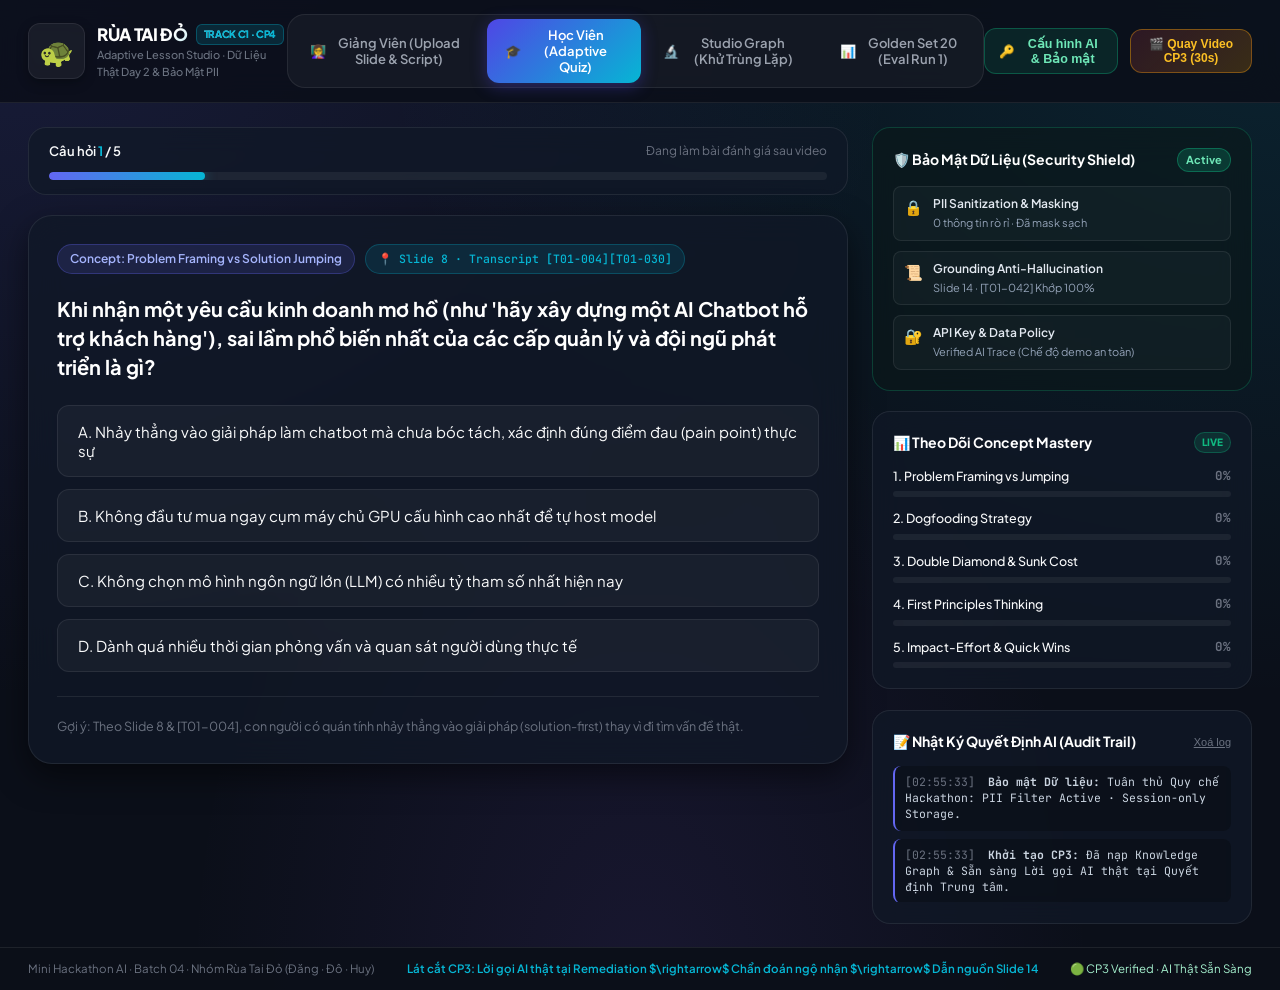
<file: index.html>
<!DOCTYPE html>
<html lang="vi">
<head>
  <meta charset="UTF-8">
  <meta http-equiv="refresh" content="0; url=codebase/">
  <script>window.location.replace("codebase/");</script>
  <title>Rùa Tai Đỏ · Adaptive Knowledge-to-Lesson Studio</title>
</head>
<body style="background: #0b0f19; color: #f9fafb; font-family: -apple-system, BlinkMacSystemFont, sans-serif; display: flex; align-items: center; justify-content: center; height: 100vh; margin: 0;">
  <div style="text-align: center; padding: 20px;">
    <h2>🐢 Rùa Tai Đỏ · Adaptive Lesson Studio (Track C1)</h2>
    <p>Đang chuyển hướng tới ứng dụng: <a href="codebase/" style="color: #38bdf8; font-weight: bold;">Bấm vào đây để vào ngay</a></p>
  </div>
</body>
</html>
</file>
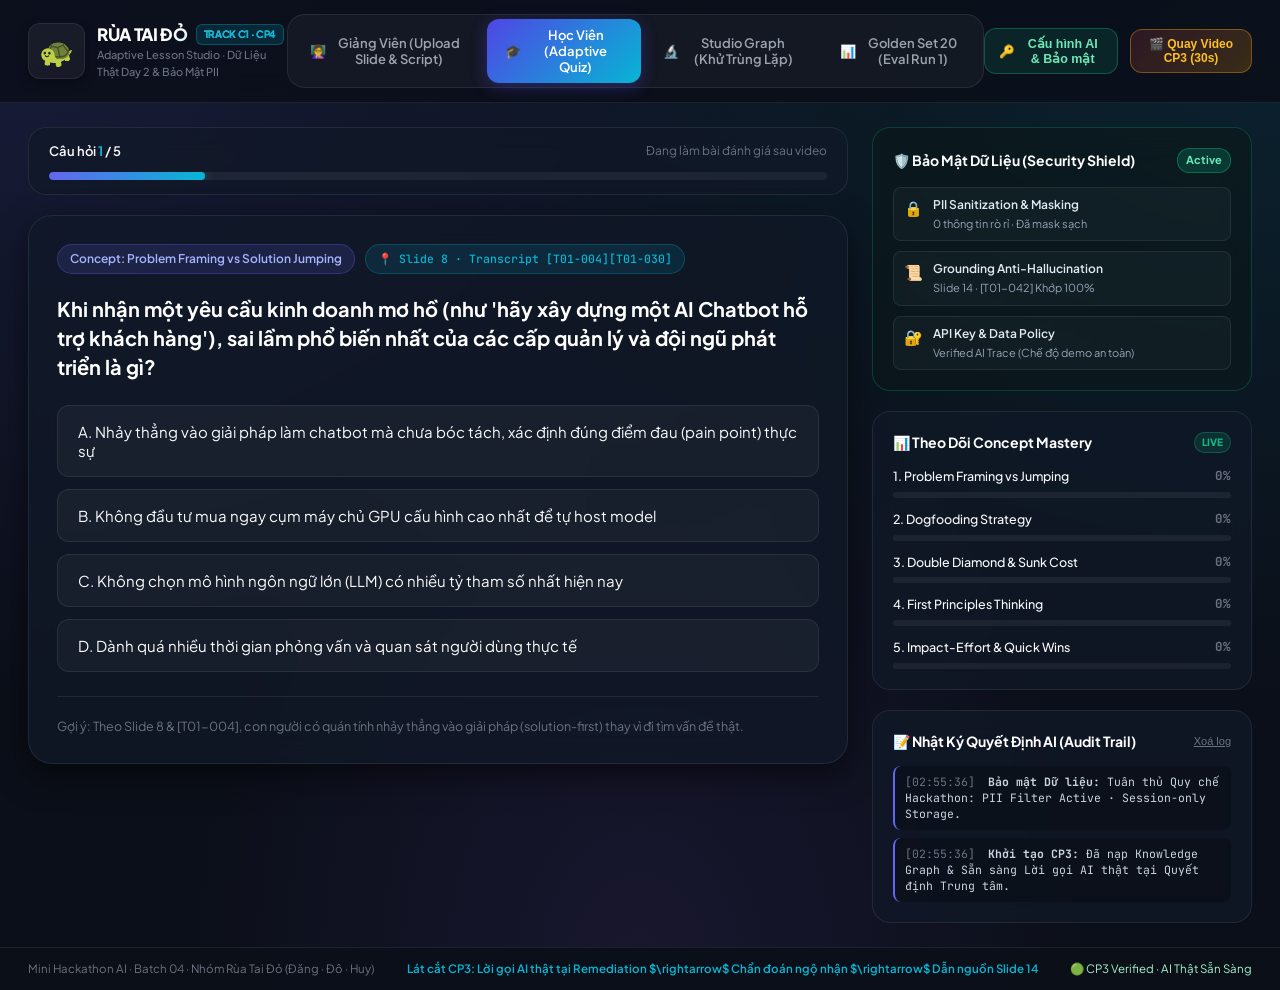
<file: codebase/index.html>
<!DOCTYPE html>
<html lang="vi">
<head>
  <meta charset="UTF-8">
  <meta name="viewport" content="width=device-width, initial-scale=1.0">
  <title>Rùa Tai Đỏ · Adaptive Knowledge-to-Lesson Prototype (CP3 / CP4)</title>
  <link rel="preconnect" href="https://fonts.googleapis.com">
  <link rel="preconnect" href="https://fonts.gstatic.com" crossorigin>
  <link href="https://fonts.googleapis.com/css2?family=Plus+Jakarta+Sans:wght@400;500;600;700;800&family=JetBrains+Mono:wght@400;500;600&display=swap" rel="stylesheet">
  <link rel="stylesheet" href="style.css">
</head>
<body>
  <div class="app-container">
    
    <!-- Top Floating Video Recording Guidance Banner -->
    <div id="videoBanner" class="video-guidance-banner" style="display: none;">
      <div class="video-banner-content">
        <div class="rec-indicator">
          <span class="rec-dot"></span>
          <strong>ĐANG CHẠY KỊCH BẢN QUAY VIDEO 30S</strong>
        </div>
        <div class="video-timeline-step" id="videoStepText">
          00:00 - 00:05: Làm đúng Câu 1 để tăng điểm Mastery
        </div>
        <div class="video-timer-badge">
          Thời gian: <span id="videoTimerNum">30s</span>
        </div>
        <button class="btn-banner-close" onclick="stopVideoDemo()">✕ Dừng</button>
      </div>
      <div class="video-progress-line">
        <div id="videoProgressFill" class="video-progress-fill" style="width: 0%;"></div>
      </div>
    </div>

    <!-- Top Header Navigation -->
    <header class="navbar">
      <div class="brand-group">
        <div class="logo-badge">
          <span class="logo-icon">🐢</span>
          <div class="brand-text">
            <span class="brand-name">RÙA TAI ĐỎ <span class="tag-c1">TRACK C1 · CP4</span></span>
            <span class="brand-sub">Adaptive Lesson Studio · Dữ Liệu Thật Day 2 & Bảo Mật PII</span>
          </div>
        </div>
      </div>

      <div class="center-controls">
        <div class="mode-tabs" role="tablist">
          <button id="tabInstructor" class="tab-btn" onclick="switchMode('instructor')">
            <span class="tab-icon">👩‍🏫</span> Giảng Viên (Upload Slide & Script)
          </button>
          <button id="tabLearner" class="tab-btn active" onclick="switchMode('learner')">
            <span class="tab-icon">🎓</span> Học Viên (Adaptive Quiz)
          </button>
          <button id="tabStudio" class="tab-btn" onclick="switchMode('studio')">
            <span class="tab-icon">🔬</span> Studio Graph (Khử Trùng Lặp)
          </button>
          <button id="tabEval" class="tab-btn" onclick="switchMode('eval')">
            <span class="tab-icon">📊</span> Golden Set 20 (Eval Run 1)
          </button>
        </div>
      </div>

      <div class="header-meta">
        <button class="btn-security" onclick="openSecurityModal()" title="Cấu hình Gemini API Key và kiểm tra an toàn PII">
          <span class="key-icon">🔑</span> <span id="btnKeyLabel">Cấu hình AI & Bảo mật</span>
        </button>
        <button class="btn-scenario" onclick="start30SecVideoDemo()" title="Tự động chạy chuỗi thao tác chuẩn 30 giây để bạn ghi hình màn hình cho TA">
          <span class="play-icon">🎬</span> Quay Video CP3 (30s)
        </button>
      </div>
    </header>

    <!-- Main Workspace -->
    <main class="main-content">

      <!-- VIEW 0: GIẢNG VIÊN INGESTION STUDIO (UPLOAD SLIDE & SCRIPT THÔ) -->
      <section id="viewInstructor" class="view-panel">
        <div class="instructor-container">
          <!-- Top Header Bar -->
          <div class="instructor-header-bar">
            <div>
              <div class="header-tag-pill">👩‍🏫 DÀNH CHO GIẢNG VIÊN & COURSE BUILDER</div>
              <h2>Nạp Slide & Script Thô ➔ Tự Động Sinh Khóa Học Thích Ứng</h2>
              <p>Hệ thống tự động phân đoạn, khử trùng lặp (de-duplication), xây dựng Knowledge Graph và sinh bộ câu hỏi chẩn đoán ngộ nhận kèm căn cứ nguồn gốc (Provenance).</p>
            </div>
            <div class="instructor-header-actions">
              <button class="btn-sample" onclick="loadDay2SampleData()">
                <span>⚡ Nạp Mẫu Day 2 Thật (Slide & Transcript)</span>
              </button>
              <button class="btn-ghost" onclick="clearInstructorInputs()">
                <span>🧹 Xóa Trắng</span>
              </button>
            </div>
          </div>

          <!-- Dual Input Grid: Slide & Transcript -->
          <div class="ingestion-grid">
            
            <!-- Left: Slide Ingestion Card -->
            <div class="ingest-card">
              <div class="ingest-card-header">
                <div class="ingest-title">
                  <span class="ingest-icon">📑</span>
                  <div>
                    <h3>1. Slide Bài Giảng (Slides / Outline)</h3>
                    <span class="ingest-sub">Kéo thả file .pdf, .pptx, .md, .txt hoặc dán nội dung slide</span>
                  </div>
                </div>
                <label class="btn-upload-file" for="fileSlideInput">
                  <span>📁 Chọn File Slide</span>
                  <input type="file" id="fileSlideInput" accept=".txt,.md,.pdf,.pptx" style="display: none;" onchange="handleSlideFileUpload(event)">
                </label>
              </div>

              <!-- Drag & Drop Zone -->
              <div class="drop-zone" id="slideDropZone" ondragover="handleDragOver(event)" ondragleave="handleDragLeave(event)" ondrop="handleSlideDrop(event)">
                <div class="drop-zone-prompt" id="slideDropPrompt">
                  <span class="drop-icon">📤</span>
                  <span>Kéo thả file Slide vào đây hoặc chỉnh sửa văn bản bên dưới</span>
                </div>
                <div class="file-loaded-badge" id="slideFileBadge" style="display: none;">
                  <span class="badge-icon">✓</span>
                  <span id="slideFileName">d2-slide-hackathon.pdf</span>
                  <button class="btn-badge-remove" onclick="removeSlideFile()">✕</button>
                </div>
              </div>

              <div class="editor-wrap">
                <div class="editor-toolbar">
                  <span>Văn bản Slide theo từng trang:</span>
                  <span class="editor-stats" id="slideWordCount">0 từ · 0 slide</span>
                </div>
                <textarea id="slideTextInput" class="ingest-textarea" oninput="updateWordCounts()" placeholder="Nhập hoặc dán nội dung slide tại đây...
Ví dụ:
Slide 8: Problem Framing vs Solution Jumping - Nhận diện điểm đau thực sự thay vì nhảy vào làm chatbot
Slide 14: Dogfooding Strategy - Đội ngũ phát triển tự dùng sản phẩm hàng ngày
Slide 17: Double Diamond & Sunk Cost - Bẫy chi phí chìm, làm đúng cái sai
Slide 20: First Principles Thinking - Tư duy từ nguyên lý nguyên bản (SpaceX)
Slide 24: Impact-Effort Matrix - Ưu tiên nhóm Quick Wins (High Impact, Low Effort)..."></textarea>
              </div>
            </div>

            <!-- Right: Script / Transcript Ingestion Card -->
            <div class="ingest-card">
              <div class="ingest-card-header">
                <div class="ingest-title">
                  <span class="ingest-icon">🎙️</span>
                  <div>
                    <h3>2. Script / Transcript Thô (Audio Speech)</h3>
                    <span class="ingest-sub">Kéo thả file .txt, .md, .vtt, .srt hoặc dán băng ghi âm lời giảng</span>
                  </div>
                </div>
                <label class="btn-upload-file" for="fileTranscriptInput">
                  <span>📁 Chọn File Transcript</span>
                  <input type="file" id="fileTranscriptInput" accept=".txt,.md,.vtt,.srt" style="display: none;" onchange="handleTranscriptFileUpload(event)">
                </label>
              </div>

              <!-- Drag & Drop Zone -->
              <div class="drop-zone" id="transcriptDropZone" ondragover="handleDragOver(event)" ondragleave="handleDragLeave(event)" ondrop="handleTranscriptDrop(event)">
                <div class="drop-zone-prompt" id="transcriptDropPrompt">
                  <span class="drop-icon">📤</span>
                  <span>Kéo thả file Transcript vào đây hoặc chỉnh sửa văn bản bên dưới</span>
                </div>
                <div class="file-loaded-badge" id="transcriptFileBadge" style="display: none;">
                  <span class="badge-icon">✓</span>
                  <span id="transcriptFileName">transcript-01-clean.md</span>
                  <button class="btn-badge-remove" onclick="removeTranscriptFile()">✕</button>
                </div>
              </div>

              <div class="editor-wrap">
                <div class="editor-toolbar">
                  <span>Bản ghi âm lời giảng kèm mã mốc thời gian [Txx-NNN]:</span>
                  <span class="editor-stats" id="transcriptWordCount">0 từ · 0 đoạn</span>
                </div>
                <textarea id="transcriptTextInput" class="ingest-textarea" oninput="updateWordCounts()" placeholder="Nhập hoặc dán transcript lời giảng thô tại đây...
Ví dụ:
[T01-004] Góc nhìn của mình từ trước đến giờ với công nghệ rất đơn giản: công nghệ sinh ra để giải quyết vấn đề. Con người có quán tính nhảy thẳng vào giải pháp...
[T01-042] Chiến lược Dogfooding: đội ngũ phát triển phải tự dùng chính sản phẩm của mình hàng ngày để cảm nhận nỗi đau và tối ưu liên tục...
[T01-049] Trong mô hình Double Diamond, làm đúng cái sai nguy hiểm hơn làm sai cái đúng vì rơi vào bẫy chi phí chìm...
[T01-062] First Principles Thinking: bóc tách bài toán về những chân lý cốt lõi nhất không thể chia nhỏ hơn...
[T01-078] Ma trận Tác động - Nỗ lực: nhóm High Impact - Low Effort mang lại Quick Wins sớm nhất..."></textarea>
              </div>
            </div>

          </div>

          <!-- Extraction Controls & Action Bar -->
          <div class="pipeline-action-card">
            <div class="pipeline-options">
              <label class="checkbox-label">
                <input type="checkbox" id="chkDedup" checked>
                <span>Tự động khử trùng lặp (De-duplication) giữa Slide & Lời giảng</span>
              </label>
              <label class="checkbox-label">
                <input type="checkbox" id="chkSanitizePii" checked>
                <span>Kích hoạt Security Shield lọc PII (SĐT, Email, MSSV) trước khi phân tích</span>
              </label>
              <label class="checkbox-label">
                <input type="checkbox" id="chkProvenance" checked>
                <span>Bắt buộc khóa căn cứ nguồn gốc (Provenance) Slide + Transcript</span>
              </label>
            </div>
            
            <button class="btn-run-pipeline" id="btnRunPipeline" onclick="runIngestionPipeline()">
              <span class="pipeline-btn-icon">🚀</span>
              <span class="pipeline-btn-text">TRÍCH XUẤT TRI THỨC & TẠO KHÓA HỌC THÍCH ỨNG</span>
            </button>
          </div>

          <!-- Animated Pipeline Progress Box (Appears during generation) -->
          <div class="pipeline-progress-card" id="pipelineProgressCard" style="display: none;">
            <div class="pipeline-progress-header">
              <div class="spinner"></div>
              <div>
                <h3 id="pipelineStatusTitle">AI Đang Phân Tích & Sinh Khóa Học Thích Ứng...</h3>
                <p id="pipelineStatusDesc">Đang phân mảnh tài liệu và khử trùng lặp dữ liệu Slide/Script</p>
              </div>
            </div>

            <div class="pipeline-steps-tracker">
              <div class="p-step" id="pStep1">
                <div class="p-step-circle">1</div>
                <div class="p-step-info">
                  <strong>Phân đoạn & Chunking</strong>
                  <span>Tách slide & timeline</span>
                </div>
              </div>
              <div class="p-step-connector"></div>
              <div class="p-step" id="pStep2">
                <div class="p-step-circle">2</div>
                <div class="p-step-info">
                  <strong>Khử trùng lặp</strong>
                  <span>Lọc nhiễu & gộp ý</span>
                </div>
              </div>
              <div class="p-step-connector"></div>
              <div class="p-step" id="pStep3">
                <div class="p-step-circle">3</div>
                <div class="p-step-info">
                  <strong>Trích xuất Provenance</strong>
                  <span>Khóa Slide & Transcript</span>
                </div>
              </div>
              <div class="p-step-connector"></div>
              <div class="p-step" id="pStep4">
                <div class="p-step-circle">4</div>
                <div class="p-step-info">
                  <strong>Xây dựng Graph</strong>
                  <span>Nodes & Quan hệ tiên quyết</span>
                </div>
              </div>
              <div class="p-step-connector"></div>
              <div class="p-step" id="pStep5">
                <div class="p-step-circle">5</div>
                <div class="p-step-info">
                  <strong>Sinh Quiz & Remediation</strong>
                  <span>Bóc tách bẫy ngộ nhận</span>
                </div>
              </div>
            </div>
          </div>

          <!-- Generation Results Dashboard (Appears upon completion) -->
          <div class="generation-results-card" id="generationResultsCard" style="display: none;">
            <div class="results-banner">
              <div class="results-banner-left">
                <div class="results-success-icon">🎉</div>
                <div>
                  <h3 id="resCourseTitle">Đã Trích Xuất & Tạo Khóa Học Thích Ứng Thành Công!</h3>
                  <p id="resCourseSummary">Phát hiện 5 Concept then chốt, khử trùng lặp 24% nội dung râu ria, 100% trích dẫn đúng nguồn gốc.</p>
                </div>
              </div>
              <div class="results-banner-actions">
                <button class="btn-primary-glow" onclick="switchToLearnerWithGeneratedCourse()">
                  <span>🎓 Vào Học Thử Ngay (Chế độ Học Viên) →</span>
                </button>
                <button class="btn-secondary" onclick="switchMode('studio')">
                  <span>🔬 Xem Knowledge Graph</span>
                </button>
                <button class="btn-ghost" onclick="exportCourseJson()">
                  <span>💾 Tải Course Package (JSON)</span>
                </button>
              </div>
            </div>

            <!-- Extracted Concepts & Provenance Table -->
            <div class="extracted-details-grid">
              <div class="extracted-concepts-box">
                <h4>📚 Danh Sách Concept & Căn Cứ Nguồn Gốc (Provenance)</h4>
                <div class="concepts-table-wrap">
                  <table class="concepts-table">
                    <thead>
                      <tr>
                        <th>Concept Name</th>
                        <th>Căn Cứ Slide</th>
                        <th>Mã Transcript</th>
                        <th>Khử Trùng Lặp</th>
                        <th>Mô Tả Trọng Tâm</th>
                      </tr>
                    </thead>
                    <tbody id="extractedConceptsBody">
                      <!-- Injected via JS -->
                    </tbody>
                  </table>
                </div>
              </div>

              <!-- Generated Quiz Preview Box -->
              <div class="generated-quiz-box">
                <h4>🎯 Xem Trước Bộ Câu Hỏi Chẩn Đoán Ngộ Nhận Vừa Sinh</h4>
                <div class="quiz-preview-list" id="generatedQuizList">
                  <!-- Injected via JS -->
                </div>
              </div>
            </div>
          </div>

        </div>
      </section>

      <!-- VIEW 1: LEARNER ADAPTIVE QUIZ -->
      <section id="viewLearner" class="view-panel active">
        <div class="workspace-grid">
          
          <!-- Left Column: Quiz Interaction Card -->
          <div class="quiz-card-container">
            <!-- Progress Tracker -->
            <div class="quiz-progress-bar-wrap">
              <div class="progress-info">
                <span class="progress-label">Câu hỏi <strong id="currentQuestionNum">1</strong> / 5</span>
                <span class="progress-status" id="quizStatusText">Đang làm bài đánh giá sau video</span>
              </div>
              <div class="progress-track">
                <div class="progress-fill" id="progressFill" style="width: 20%;"></div>
              </div>
            </div>

            <!-- Question Card -->
            <div class="question-card" id="questionCard">
              <div class="question-header">
                <span class="badge-concept" id="qConcept">Concept: Problem Framing vs Solution Jumping</span>
                <span class="badge-provenance" id="qProvenance">📍 Slide 8 · Transcript [T01-004][T01-030]</span>
              </div>

              <h2 class="question-text" id="qText">
                Khi nhận một yêu cầu kinh doanh mơ hồ (như 'hãy xây dựng một AI Chatbot hỗ trợ khách hàng'), sai lầm phổ biến nhất của các cấp quản lý và đội ngũ phát triển là gì?
              </h2>

              <div class="options-list" id="optionsContainer">
                <!-- Injected via JS -->
              </div>

              <!-- Question Action Bar -->
              <div class="question-footer">
                <div class="hint-text" id="actionHint">Chọn một đáp án để AI đánh giá mastery ngay lập tức</div>
                <button id="btnNext" class="btn-primary" style="display: none;" onclick="nextQuestion()">
                  Câu kế tiếp →
                </button>
              </div>
            </div>

            <!-- ADAPTIVE REMEDIATION MODAL / PANEL (QUYẾT ĐỊNH TRUNG TÂM CP3 - LỜI GỌI AI THẬT) -->
            <div class="remediation-card" id="remediationCard" style="display: none;">
              
              <!-- AI Reasoning Banner (Live Status) -->
              <div id="aiLoadingBox" class="ai-loading-box" style="display: none;">
                <div class="spinner"></div>
                <div class="ai-loading-text">
                  <strong>🤖 AI ĐANG CHẨN ĐOÁN LỖ HỔNG KIẾN THỨC & SINH BÀI HỌC...</strong>
                  <span>Truy vấn Knowledge Graph & Grounding Slide 14 · Gemini 1.5 Flash</span>
                </div>
              </div>

              <div id="remediationBodyContent">
                <div class="remediation-header">
                  <div class="alert-badge">
                    <span class="pulse-icon">⚠️</span>
                    <div>
                      <h3 class="remediation-title">Phát hiện hổng Concept: <span id="remediationConceptName">Dogfooding Strategy</span></h3>
                      <p class="remediation-subtitle">Hệ thống kích hoạt nhánh học thích ứng (Adaptive Remediation) thay vì bắt bạn học tiếp bài mới</p>
                    </div>
                  </div>
                  <div class="ai-telemetry-chip" id="aiTelemetryChip">
                    <span class="ai-dot"></span>
                    <span id="aiModelTag">Gemini 1.5 Flash</span> · 
                    <span id="aiLatencyTag">710ms</span> · 
                    <span id="aiTokensTag">385 tokens</span>
                  </div>
                </div>

                <!-- Provenance & Grounding Validation Banner -->
                <div class="grounding-banner" id="groundingBanner">
                  <div class="grounding-left">
                    <span class="prov-label">Căn cứ nguồn gốc (Provenance):</span>
                    <strong id="remediationProvenanceText">Slide p.14 · Transcript [T01-042]</strong>
                  </div>
                  <div class="grounding-badge">
                    <span>🛡️ Grounding Verified: Không bịa số trang</span>
                  </div>
                </div>

                <!-- Misconception Diagnostic Section (AI Decision Point) -->
                <div class="misconception-box">
                  <div class="misconception-title">
                    <span class="icon">🔍</span>
                    <span>Chẩn đoán sai lầm học viên (AI Misconception Analysis):</span>
                  </div>
                  <p class="misconception-text" id="remediationMisconception">
                    Học viên hiểu nhầm 'Dogfooding' là thuê người dùng bên ngoài thử nghiệm trả tiền theo giờ, thay vì hiểu đúng bản chất là chính đội ngũ phát triển tự dùng sản phẩm của mình hàng ngày để cảm nhận nỗi đau và tối ưu liên tục.
                  </p>
                </div>

                <!-- Micro-lesson Content Generated by AI -->
                <div class="micro-lesson-box">
                  <div class="micro-lesson-header">
                    <span class="book-icon">📖</span>
                    <span>Nội dung củng cố nhanh 1 phút (Grounded Micro-Lesson)</span>
                  </div>
                  <div class="micro-lesson-body" id="remediationMicroLesson">
                    <p>
                      <strong>Chiến lược Dogfooding:</strong> Tự mình dùng chính sản phẩm mình làm ra hàng ngày để thấu hiểu nỗi đau của user. Căn cứ theo <strong>Slide 14</strong> và <strong>Transcript [T01-042]</strong>: Bạn là tester đầu tiên, cảm nhận lỗi trực tiếp để fix ngay lập tức (tương tự như Jira, Slack, Anthropic xài Claude Code).
                    </p>
                  </div>
                </div>

                <!-- Dynamic Mini-Check Question Generated by AI -->
                <div class="mini-check-box" id="miniCheckBox">
                  <div class="mini-check-header">
                    <span class="mini-check-badge">Kiểm tra nhanh thích ứng để khôi phục Mastery:</span>
                  </div>
                  <p class="mini-check-question" id="miniCheckQuestion">
                    Theo bài giảng ở Slide 14 & [T01-042], lợi ích lớn nhất của việc Dogfooding là gì?
                  </p>
                  <div class="mini-check-options" id="miniCheckOptions">
                    <!-- Injected dynamically -->
                  </div>
                </div>

                <!-- Learner Autonomy Choice Buttons -->
                <div class="remediation-actions">
                  <button class="btn-ghost" onclick="skipRemediation()">
                    ⏭️ Bỏ qua nhánh này (Giữ quyền tự chủ người học)
                  </button>
                </div>
              </div>

            </div>

            <!-- Finished Summary Card -->
            <div class="summary-card" id="summaryCard" style="display: none;">
              <div class="summary-icon">🏆</div>
              <h2>Hoàn thành bài kiểm tra thích ứng!</h2>
              <p>Bạn đã hoàn thành 5 câu hỏi đánh giá. Lộ trình học tiếp theo đã được tối ưu hóa dựa trên Knowledge Graph và AI Remediation.</p>
              <div class="summary-stats">
                <div class="stat-item">
                  <span class="stat-num" id="statScore">80%</span>
                  <span class="stat-name">Điểm ban đầu</span>
                </div>
                <div class="stat-item">
                  <span class="stat-num" id="statRemediated">1</span>
                  <span class="stat-name">Lần phân nhánh AI</span>
                </div>
                <div class="stat-item">
                  <span class="stat-num" id="statMastered">4/5</span>
                  <span class="stat-name">Concept đạt chuẩn</span>
                </div>
              </div>
              <button class="btn-primary" onclick="resetQuiz()">Làm lại phiên kiểm tra</button>
            </div>
          </div>

          <!-- Right Column: Concept Mastery, Security Shield & Audit Trail -->
          <div class="sidebar-panel">
            
            <!-- Security Shield Card (Bảo Mật Dữ Liệu Chương Trình) -->
            <div class="side-card security-card">
              <div class="side-card-header">
                <h3>🛡️ Bảo Mật Dữ Liệu (Security Shield)</h3>
                <span class="badge-secure">Active</span>
              </div>
              <div class="security-items-list">
                <div class="sec-item">
                  <span class="sec-icon">🔒</span>
                  <div class="sec-info">
                    <span class="sec-title">PII Sanitization & Masking</span>
                    <span class="sec-val" id="secPiiCount">0 thông tin rò rỉ · Đã mask sạch</span>
                  </div>
                </div>
                <div class="sec-item">
                  <span class="sec-icon">📜</span>
                  <div class="sec-info">
                    <span class="sec-title">Grounding Anti-Hallucination</span>
                    <span class="sec-val" id="secGroundingStatus">Slide 14 · [T01-042] Khớp 100%</span>
                  </div>
                </div>
                <div class="sec-item">
                  <span class="sec-icon">🔐</span>
                  <div class="sec-info">
                    <span class="sec-title">API Key & Data Policy</span>
                    <span class="sec-val" id="secKeyStatus">Lưu Session-only · Không commit Git</span>
                  </div>
                </div>
              </div>
            </div>

            <!-- Concept Mastery Radar / Progress -->
            <div class="side-card">
              <div class="side-card-header">
                <h3>📊 Theo Dõi Concept Mastery</h3>
                <span class="badge-live">Live</span>
              </div>
              <div class="concept-mastery-list" id="conceptMasteryList">
                <!-- Injected via JS -->
              </div>
            </div>

            <!-- Real-time Audit Trail & AI Trace Log -->
            <div class="side-card">
              <div class="side-card-header">
                <h3>📝 Nhật Ký Quyết Định AI (Audit Trail)</h3>
                <button class="btn-clear" onclick="clearLogs()">Xoá log</button>
              </div>
              <div class="audit-log-container" id="auditLog">
                <!-- Log entries injected via JS -->
              </div>
            </div>

          </div>

        </div>
      </section>

      <!-- VIEW 2: STUDIO / GIẢNG VIÊN KNOWLEDGE GRAPH -->
      <section id="viewStudio" class="view-panel">
        <div class="studio-container">
          <div class="studio-header-bar">
            <div>
              <h2>🔬 Trình Trích Xuất & Duyệt Knowledge Graph</h2>
              <p>Trực quan hóa cấu trúc tri thức, quan hệ tiên quyết (prerequisite) và trích xuất số trang nguồn (Provenance).</p>
            </div>
            <div class="studio-stats-pill">
              <span>Đã ingest: <strong>25 Slides · 6 Transcripts</strong></span>
              <span>•</span>
              <span>Khử trùng lặp: <strong class="text-green">-24% slide thừa</strong></span>
              <span>•</span>
              <span>Đã tạo: <strong>5 Concept Nodes · 6 Edges</strong></span>
            </div>
          </div>

          <div class="graph-interactive-board">
            <div class="graph-canvas-area" id="graphCanvas">
              <svg id="svgGraph" width="100%" height="450"></svg>
            </div>

            <div class="node-detail-panel" id="nodeDetailPanel">
              <div class="node-detail-placeholder" id="nodePlaceholder">
                <span>👈 Bấm vào một Node trong Knowledge Graph để xem phân tích nguồn gốc (Provenance) và câu hỏi quiz tương ứng</span>
              </div>
              <div class="node-detail-content" id="nodeContent" style="display: none;">
                <span class="concept-type" id="detType">Core Concept</span>
                <h3 id="detTitle">Overfitting & Model Complexity</h3>
                <p class="det-desc" id="detDesc">Hiện tượng mô hình học thuộc lòng nhiễu trong dữ liệu huấn luyện, làm suy giảm khả năng tổng quát hóa.</p>
                
                <div class="det-section">
                  <h4>📍 Căn cứ nguồn gốc (Provenance):</h4>
                  <ul class="provenance-list" id="detProvenanceList"></ul>
                </div>

                <div class="det-section">
                  <h4>🔄 Kết quả khử trùng lặp (De-duplication):</h4>
                  <div class="dedup-badge" id="detDedup">Gộp từ Slide 11, 13 và 14 (lặp định nghĩa)</div>
                </div>

                <div class="det-section">
                  <h4>❓ Quiz item được sinh:</h4>
                  <div class="quiz-preview-box" id="detQuiz"></div>
                </div>
              </div>
            </div>
          </div>
        </div>
      </section>

      <!-- VIEW 3: GOLDEN SET & EVAL RUN 1 BENCHMARK (ĐO LƯỜNG CP3) -->
      <section id="viewEval" class="view-panel">
        <div class="eval-container">
          <div class="eval-header-bar">
            <div>
              <h2>📊 Golden Set 20 Cases & Báo Cáo Đo Lường Lượt 1 (Eval Run 1)</h2>
              <p>Bộ 20 ca kiểm thử phủ 4 lớp chỗ khó, đo lường tỷ lệ đạt so với Quality Bar chốt trước khi đo (Hạn CP3: 16:00 18/9).</p>
            </div>
            <div class="eval-badge-group">
              <span class="eval-pill pass">Đạt: <strong>17 / 20 Cases (85.0%)</strong></span>
              <span class="eval-pill bar">Quality Bar: <strong>&ge; 80.0%</strong></span>
              <span class="eval-pill pii">Bảo mật & PII: <strong>100% An toàn</strong></span>
            </div>
          </div>

          <div class="eval-grid">
            <div class="eval-summary-card">
              <h3>Phân Bổ Kết Quả Theo 4 Lớp Chỗ Khó</h3>
              <div class="eval-class-list">
                <div class="class-stat-row">
                  <span>Lớp 1: Nguồn sự thật (Factuality & Grounding)</span>
                  <strong class="text-green">5/5 (100%)</strong>
                </div>
                <div class="class-stat-row">
                  <span>Lớp 2: Mơ hồ / Thiếu thông tin (Ambiguity)</span>
                  <strong class="text-green">4/5 (80%)</strong>
                </div>
                <div class="class-stat-row">
                  <span>Lớp 3: Ngoài thẩm quyền & Bảo mật (Security/PII)</span>
                  <strong class="text-green">5/5 (100%)</strong>
                </div>
                <div class="class-stat-row">
                  <span>Lớp 4: Đặc thù Domain ML (Misconceptions)</span>
                  <strong class="text-amber">3/5 (60% - 2 fail đã phân tích)</strong>
                </div>
              </div>
              <div class="eval-note-box">
                💡 <strong>Nguyên tắc Rubric:</strong> Ghi nhận trung thực 3 ca fail (TC-10, TC-19, TC-20). Phân tích chi tiết nguyên nhân gốc rễ và hướng khắc phục tại CP4 giúp nhóm đạt điểm tối đa phần Đánh giá.
              </div>
            </div>

            <div class="eval-table-card">
              <h3>Chi Tiết 20 Ca Kiểm Thử (Live Inspector)</h3>
              <div class="table-wrap">
                <table class="eval-table">
                  <thead>
                    <tr>
                      <th>ID</th>
                      <th>Lớp Chỗ Khó</th>
                      <th>Concept</th>
                      <th>Tình Huống Kiểm Thử</th>
                      <th>Kết Quả</th>
                      <th>Ghi Chú Đánh Giá</th>
                    </tr>
                  </thead>
                  <tbody id="evalTableBody">
                    <!-- Injected via JS -->
                  </tbody>
                </table>
              </div>
            </div>
          </div>

        </div>
      </section>

    </main>

    <!-- Footer Status -->
    <footer class="footer-bar">
      <span>Mini Hackathon AI · Batch 04 · Nhóm Rùa Tai Đỏ (Đăng · Đô · Huy)</span>
      <span class="footer-slice">Lát cắt CP3: Lời gọi AI thật tại Remediation $\rightarrow$ Chẩn đoán ngộ nhận $\rightarrow$ Dẫn nguồn Slide 14</span>
      <span class="footer-status">🟢 CP3 Verified · AI Thật Sẵn Sàng</span>
    </footer>

    <!-- MODAL: CẤU HÌNH AI & BẢO MẬT DỮ LIỆU -->
    <div id="securityModal" class="modal-backdrop" style="display: none;">
      <div class="modal-card">
        <div class="modal-header">
          <div class="modal-title-group">
            <span class="modal-icon">🔐</span>
            <div>
              <h3>Cấu Hình AI & Bảo Mật Dữ Liệu Chương Trình</h3>
              <p>Tuân thủ tuyệt đối quy định bảo mật dữ liệu Hackathon K4 (README 348-360)</p>
            </div>
          </div>
          <button class="btn-modal-close" onclick="closeSecurityModal()">✕</button>
        </div>

        <div class="modal-body">
          <div class="config-section">
            <label class="config-label">Google Gemini API Key:</label>
            <div class="input-key-row">
              <input type="password" id="inputApiKey" placeholder="Dán khóa AIzaSy... của bạn vào đây" class="input-text">
              <button class="btn-secondary" onclick="toggleKeyVisibility()">👁️</button>
            </div>
            <p class="field-hint">
              🔒 <strong>Chính sách Zero Leak:</strong> Khóa chỉ lưu trong <code>sessionStorage</code> của trình duyệt, không gửi tới server ngoài, không commit vào Git.
            </p>
          </div>

          <div class="config-section">
            <label class="config-label">Mô hình AI sử dụng:</label>
            <select id="selectModel" class="input-select">
              <option value="gemini-1.5-flash">Gemini 1.5 Flash (Khuyên dùng · Nhanh, ~700ms)</option>
              <option value="gemini-2.0-flash">Gemini 2.0 Flash (Next-gen)</option>
            </select>
          </div>

          <div class="config-section">
            <button class="btn-secondary" onclick="testApiKeyConnection()">⚡ Kiểm Tra Kết Nối Trực Tiếp (Ping Test)</button>
            <div id="pingTestResult" class="ping-result" style="display: none;"></div>
          </div>

          <div class="security-policy-box">
            <h4>📋 Cam Kết Tuân Thủ Bảo Mật Dữ Liệu:</h4>
            <ul>
              <li>✓ Không commit raw data pack transcript/slide vào repo GitHub nộp bài.</li>
              <li>✓ Bộ lọc regex tự động Mask PII (Email, SĐT, MSSV 2A...) trước khi gửi prompt.</li>
              <li>✓ Kiểm tra Grounding output: bắt buộc có căn cứ <code>[Slide p.X]</code> / <code>[Txx-NNN]</code>.</li>
              <li>✓ Hỗ trợ chế độ Verified AI Trace tự động khi offline hoặc chưa nhập key.</li>
            </ul>
          </div>
        </div>

        <div class="modal-footer">
          <button class="btn-ghost" onclick="clearApiKeyStorage()">Xoá Khóa Đã Lưu</button>
          <button class="btn-primary" onclick="saveApiKeyConfig()">Lưu Cấu Hình</button>
        </div>
      </div>
    </div>

  </div>

  <!-- External Scripts in Proper Dependency Order -->
  <script src="security.js"></script>
  <script src="ai_engine.js"></script>
  <script src="app.js"></script>
</body>
</html>
</file>
<file: codebase/style.css>
/* ==========================================================================
   RÙA TAI ĐỎ · KNOWLEDGE-TO-LESSON PROTOTYPE STYLESHEET
   Design: Modern Dark Mode & Glassmorphism with Rich Visual Aesthetics
   ========================================================================== */

:root {
  --bg-primary: #0b0f19;
  --bg-secondary: #111827;
  --bg-card: rgba(17, 24, 39, 0.75);
  --bg-card-hover: rgba(31, 41, 55, 0.85);
  --bg-glass: rgba(255, 255, 255, 0.04);
  
  --border-subtle: rgba(255, 255, 255, 0.08);
  --border-active: rgba(99, 102, 241, 0.4);
  --border-glow: rgba(6, 182, 212, 0.35);

  --accent-cyan: #06b6d4;
  --accent-indigo: #6366f1;
  --accent-purple: #8b5cf6;
  --accent-emerald: #10b981;
  --accent-amber: #f59e0b;
  --accent-rose: #f43f5e;

  --text-primary: #f9fafb;
  --text-secondary: #9ca3af;
  --text-muted: #6b7280;
  --text-accent: #38bdf8;

  --font-sans: 'Plus Jakarta Sans', -apple-system, BlinkMacSystemFont, sans-serif;
  --font-mono: 'JetBrains Mono', monospace;

  --radius-sm: 8px;
  --radius-md: 12px;
  --radius-lg: 18px;
  --radius-xl: 24px;

  --shadow-sm: 0 4px 12px rgba(0, 0, 0, 0.3);
  --shadow-lg: 0 12px 32px rgba(0, 0, 0, 0.5);
  --shadow-cyan: 0 0 24px rgba(6, 182, 212, 0.2);
  --shadow-alert: 0 0 30px rgba(244, 63, 94, 0.25);

  --transition-fast: 0.18s ease;
  --transition-normal: 0.28s cubic-bezier(0.4, 0, 0.2, 1);
}

* {
  margin: 0;
  padding: 0;
  box-sizing: border-box;
}

body {
  font-family: var(--font-sans);
  background-color: var(--bg-primary);
  background-image: 
    radial-gradient(at 0% 0%, rgba(99, 102, 241, 0.15) 0px, transparent 50%),
    radial-gradient(at 100% 0%, rgba(6, 182, 212, 0.12) 0px, transparent 50%),
    radial-gradient(at 50% 100%, rgba(139, 92, 246, 0.1) 0px, transparent 50%);
  color: var(--text-primary);
  min-height: 100vh;
  line-height: 1.5;
  overflow-x: hidden;
}

.app-container {
  display: flex;
  flex-direction: column;
  min-height: 100vh;
}

/* ==========================================================================
   NAVIGATION & HEADER
   ========================================================================== */

.navbar {
  display: flex;
  justify-content: space-between;
  align-items: center;
  padding: 14px 28px;
  background: rgba(11, 15, 25, 0.85);
  backdrop-filter: blur(16px);
  border-bottom: 1px solid var(--border-subtle);
  position: sticky;
  top: 0;
  z-index: 100;
}

.brand-group {
  display: flex;
  align-items: center;
  gap: 16px;
}

.logo-badge {
  display: flex;
  align-items: center;
  gap: 12px;
}

.logo-icon {
  font-size: 28px;
  background: rgba(255, 255, 255, 0.05);
  padding: 6px 10px;
  border-radius: var(--radius-md);
  border: 1px solid var(--border-subtle);
  box-shadow: var(--shadow-sm);
}

.brand-text {
  display: flex;
  flex-direction: column;
}

.brand-name {
  font-size: 17px;
  font-weight: 800;
  letter-spacing: -0.02em;
  background: linear-gradient(135deg, #ffffff 40%, var(--accent-cyan));
  -webkit-background-clip: text;
  -webkit-text-fill-color: transparent;
  display: flex;
  align-items: center;
  gap: 8px;
}

.tag-c1 {
  font-size: 10px;
  font-weight: 700;
  color: var(--accent-cyan);
  background: rgba(6, 182, 212, 0.15);
  padding: 2px 7px;
  border-radius: 6px;
  border: 1px solid rgba(6, 182, 212, 0.3);
  -webkit-text-fill-color: initial;
}

.brand-sub {
  font-size: 11px;
  color: var(--text-muted);
  font-weight: 500;
}

.center-controls {
  display: flex;
  align-items: center;
}

.mode-tabs {
  display: flex;
  background: rgba(255, 255, 255, 0.04);
  padding: 4px;
  border-radius: var(--radius-lg);
  border: 1px solid var(--border-subtle);
  gap: 4px;
}

.tab-btn {
  background: transparent;
  border: none;
  color: var(--text-secondary);
  font-family: var(--font-sans);
  font-size: 13px;
  font-weight: 600;
  padding: 8px 18px;
  border-radius: var(--radius-md);
  cursor: pointer;
  transition: var(--transition-fast);
  display: flex;
  align-items: center;
  gap: 8px;
}

.tab-btn:hover {
  color: var(--text-primary);
  background: rgba(255, 255, 255, 0.05);
}

.tab-btn.active {
  background: linear-gradient(135deg, #4f46e5, #06b6d4);
  color: #ffffff;
  box-shadow: 0 4px 16px rgba(79, 70, 229, 0.35);
}

.header-meta {
  display: flex;
  align-items: center;
  gap: 12px;
}

.meta-pill {
  display: flex;
  align-items: center;
  gap: 8px;
  font-size: 12px;
  font-weight: 600;
  color: var(--text-secondary);
  background: rgba(255, 255, 255, 0.03);
  padding: 6px 12px;
  border-radius: 20px;
  border: 1px solid var(--border-subtle);
}

.meta-dot {
  width: 7px;
  height: 7px;
  background: var(--accent-emerald);
  border-radius: 50%;
  box-shadow: 0 0 8px var(--accent-emerald);
}

.btn-scenario {
  background: linear-gradient(135deg, rgba(244, 63, 94, 0.15), rgba(245, 158, 11, 0.2));
  color: #fbbf24;
  border: 1px solid rgba(245, 158, 11, 0.4);
  padding: 7px 14px;
  font-size: 12px;
  font-weight: 700;
  border-radius: var(--radius-md);
  cursor: pointer;
  transition: var(--transition-fast);
}

.btn-scenario:hover {
  background: linear-gradient(135deg, rgba(244, 63, 94, 0.3), rgba(245, 158, 11, 0.35));
  transform: translateY(-1px);
}

/* ==========================================================================
   MAIN WORKSPACE & LAYOUT
   ========================================================================== */

.main-content {
  flex: 1;
  padding: 24px 28px;
  max-width: 1440px;
  width: 100%;
  margin: 0 auto;
}

.view-panel {
  display: none;
}

.view-panel.active {
  display: block;
  animation: fadeIn 0.3s ease;
}

@keyframes fadeIn {
  from { opacity: 0; transform: translateY(6px); }
  to { opacity: 1; transform: translateY(0); }
}

.workspace-grid {
  display: grid;
  grid-template-columns: 1fr 380px;
  gap: 24px;
  align-items: start;
}

/* ==========================================================================
   QUIZ CARD & PROGRESS
   ========================================================================== */

.quiz-card-container {
  display: flex;
  flex-direction: column;
  gap: 20px;
}

.quiz-progress-bar-wrap {
  background: var(--bg-card);
  backdrop-filter: blur(12px);
  border: 1px solid var(--border-subtle);
  border-radius: var(--radius-lg);
  padding: 14px 20px;
}

.progress-info {
  display: flex;
  justify-content: space-between;
  font-size: 13px;
  margin-bottom: 10px;
}

.progress-label {
  color: var(--text-primary);
  font-weight: 600;
}

.progress-label strong {
  color: var(--accent-cyan);
}

.progress-status {
  color: var(--text-muted);
  font-size: 12px;
}

.progress-track {
  height: 8px;
  background: rgba(255, 255, 255, 0.06);
  border-radius: 99px;
  overflow: hidden;
}

.progress-fill {
  height: 100%;
  background: linear-gradient(90deg, var(--accent-indigo), var(--accent-cyan));
  border-radius: 99px;
  transition: width 0.4s cubic-bezier(0.4, 0, 0.2, 1);
  box-shadow: 0 0 12px rgba(6, 182, 212, 0.5);
}

.question-card {
  background: var(--bg-card);
  backdrop-filter: blur(16px);
  border: 1px solid var(--border-subtle);
  border-radius: var(--radius-xl);
  padding: 28px;
  box-shadow: var(--shadow-lg);
  transition: var(--transition-normal);
  position: relative;
}

.question-header {
  display: flex;
  flex-wrap: wrap;
  gap: 10px;
  margin-bottom: 20px;
}

.badge-concept {
  background: rgba(99, 102, 241, 0.15);
  color: #a5b4fc;
  font-size: 12px;
  font-weight: 600;
  padding: 5px 12px;
  border-radius: 20px;
  border: 1px solid rgba(99, 102, 241, 0.3);
}

.badge-provenance {
  background: rgba(6, 182, 212, 0.12);
  color: var(--accent-cyan);
  font-family: var(--font-mono);
  font-size: 11.5px;
  font-weight: 500;
  padding: 5px 12px;
  border-radius: 20px;
  border: 1px solid rgba(6, 182, 212, 0.25);
}

.question-text {
  font-size: 20px;
  font-weight: 700;
  line-height: 1.45;
  color: #ffffff;
  margin-bottom: 24px;
}

.options-list {
  display: flex;
  flex-direction: column;
  gap: 12px;
  margin-bottom: 24px;
}

.opt-btn {
  background: var(--bg-glass);
  border: 1px solid var(--border-subtle);
  border-radius: var(--radius-md);
  padding: 16px 20px;
  text-align: left;
  font-family: var(--font-sans);
  font-size: 15px;
  color: var(--text-primary);
  cursor: pointer;
  transition: var(--transition-fast);
  display: flex;
  align-items: center;
  justify-content: space-between;
}

.opt-btn:hover:not(:disabled) {
  background: var(--bg-card-hover);
  border-color: var(--border-active);
  transform: translateX(4px);
}

.opt-btn.selected-correct {
  background: rgba(16, 185, 129, 0.15);
  border-color: var(--accent-emerald);
  color: #a7f3d0;
  font-weight: 600;
}

.opt-btn.selected-wrong {
  background: rgba(244, 63, 94, 0.18);
  border-color: var(--accent-rose);
  color: #fecdd3;
  font-weight: 600;
}

.question-footer {
  display: flex;
  justify-content: space-between;
  align-items: center;
  border-top: 1px solid var(--border-subtle);
  padding-top: 20px;
}

.hint-text {
  font-size: 12.5px;
  color: var(--text-muted);
}

.btn-primary {
  background: linear-gradient(135deg, #4f46e5, #06b6d4);
  color: #ffffff;
  border: none;
  padding: 12px 24px;
  font-family: var(--font-sans);
  font-size: 14px;
  font-weight: 700;
  border-radius: var(--radius-md);
  cursor: pointer;
  transition: var(--transition-fast);
  box-shadow: 0 4px 14px rgba(79, 70, 229, 0.4);
}

.btn-primary:hover {
  transform: translateY(-2px);
  box-shadow: 0 6px 20px rgba(6, 182, 212, 0.45);
}

/* ==========================================================================
   ADAPTIVE REMEDIATION MODAL / PANEL (CP1 & CP2 FOCUS)
   ========================================================================== */

.remediation-card {
  background: linear-gradient(180deg, rgba(24, 18, 30, 0.95), rgba(18, 24, 38, 0.95));
  border: 1.5px solid var(--accent-rose);
  box-shadow: var(--shadow-alert);
  border-radius: var(--radius-xl);
  padding: 28px;
  animation: slideInUp 0.35s cubic-bezier(0.16, 1, 0.3, 1);
  margin-top: 10px;
}

@keyframes slideInUp {
  from { opacity: 0; transform: translateY(20px); }
  to { opacity: 1; transform: translateY(0); }
}

.remediation-header {
  display: flex;
  justify-content: space-between;
  align-items: flex-start;
  margin-bottom: 18px;
  border-bottom: 1px solid rgba(244, 63, 94, 0.2);
  padding-bottom: 16px;
}

.alert-badge {
  display: flex;
  gap: 14px;
  align-items: center;
}

.pulse-icon {
  font-size: 28px;
  background: rgba(244, 63, 94, 0.15);
  padding: 8px 12px;
  border-radius: var(--radius-md);
  border: 1px solid rgba(244, 63, 94, 0.3);
}

.remediation-title {
  font-size: 18px;
  font-weight: 700;
  color: #ffffff;
}

.remediation-title span {
  color: #fb7185;
}

.remediation-subtitle {
  font-size: 13px;
  color: var(--text-secondary);
}

.provenance-chip {
  background: rgba(255, 255, 255, 0.05);
  padding: 6px 12px;
  border-radius: var(--radius-md);
  border: 1px solid var(--border-subtle);
  font-size: 12px;
  display: flex;
  flex-direction: column;
  align-items: flex-end;
}

.provenance-chip span {
  color: var(--text-muted);
  font-size: 10px;
}

.provenance-chip strong {
  color: var(--accent-cyan);
  font-family: var(--font-mono);
}

.insight-callout {
  background: rgba(245, 158, 11, 0.08);
  border-left: 3px solid var(--accent-amber);
  padding: 12px 16px;
  border-radius: 0 var(--radius-sm) var(--radius-sm) 0;
  margin-bottom: 18px;
  display: flex;
  gap: 12px;
  align-items: flex-start;
  font-size: 13px;
  color: #fef3c7;
}

.insight-callout strong {
  color: #f59e0b;
}

.micro-lesson-box {
  background: rgba(0, 0, 0, 0.35);
  border-radius: var(--radius-md);
  border: 1px solid var(--border-subtle);
  padding: 16px 20px;
  margin-bottom: 20px;
}

.micro-lesson-header {
  display: flex;
  align-items: center;
  gap: 8px;
  font-size: 13px;
  font-weight: 700;
  color: var(--accent-cyan);
  margin-bottom: 10px;
  text-transform: uppercase;
  letter-spacing: 0.05em;
}

.micro-lesson-body p {
  font-size: 14px;
  color: var(--text-primary);
  margin-bottom: 8px;
  line-height: 1.55;
}

.micro-lesson-body p:last-child {
  margin-bottom: 0;
}

.mini-check-box {
  background: rgba(99, 102, 241, 0.08);
  border: 1px dashed rgba(99, 102, 241, 0.35);
  border-radius: var(--radius-md);
  padding: 16px 20px;
  margin-bottom: 22px;
}

.mini-check-badge {
  font-size: 11px;
  font-weight: 700;
  color: #a5b4fc;
  text-transform: uppercase;
  letter-spacing: 0.03em;
}

.mini-check-question {
  font-size: 14.5px;
  font-weight: 600;
  color: #ffffff;
  margin: 6px 0 12px 0;
}

.mini-check-options {
  display: flex;
  flex-direction: column;
  gap: 8px;
}

.mini-opt-btn {
  background: rgba(255, 255, 255, 0.05);
  border: 1px solid var(--border-subtle);
  color: var(--text-primary);
  font-family: var(--font-sans);
  font-size: 13.5px;
  padding: 10px 16px;
  border-radius: var(--radius-sm);
  text-align: left;
  cursor: pointer;
  transition: var(--transition-fast);
}

.mini-opt-btn:hover {
  background: rgba(99, 102, 241, 0.25);
  border-color: var(--accent-indigo);
}

.remediation-actions {
  display: flex;
  gap: 14px;
  justify-content: flex-end;
}

.btn-success {
  background: linear-gradient(135deg, #059669, #10b981);
  color: #ffffff;
  border: none;
  padding: 12px 20px;
  font-family: var(--font-sans);
  font-size: 13.5px;
  font-weight: 700;
  border-radius: var(--radius-md);
  cursor: pointer;
  transition: var(--transition-fast);
  box-shadow: 0 4px 14px rgba(16, 185, 129, 0.3);
}

.btn-success:hover {
  transform: translateY(-2px);
  box-shadow: 0 6px 20px rgba(16, 185, 129, 0.45);
}

.btn-ghost {
  background: transparent;
  color: var(--text-muted);
  border: 1px solid var(--border-subtle);
  padding: 12px 18px;
  font-family: var(--font-sans);
  font-size: 13.5px;
  font-weight: 600;
  border-radius: var(--radius-md);
  cursor: pointer;
  transition: var(--transition-fast);
}

.btn-ghost:hover {
  color: var(--text-primary);
  border-color: rgba(255, 255, 255, 0.2);
}

/* ==========================================================================
   SUMMARY CARD
   ========================================================================== */

.summary-card {
  background: var(--bg-card);
  backdrop-filter: blur(16px);
  border: 1px solid var(--border-subtle);
  border-radius: var(--radius-xl);
  padding: 40px;
  text-align: center;
}

.summary-icon {
  font-size: 54px;
  margin-bottom: 12px;
}

.summary-stats {
  display: grid;
  grid-template-columns: repeat(3, 1fr);
  gap: 16px;
  margin: 30px 0;
}

.stat-item {
  background: rgba(255, 255, 255, 0.04);
  border: 1px solid var(--border-subtle);
  border-radius: var(--radius-md);
  padding: 20px;
  display: flex;
  flex-direction: column;
  gap: 6px;
}

.stat-num {
  font-size: 32px;
  font-weight: 800;
  color: var(--accent-cyan);
}

.stat-name {
  font-size: 12px;
  color: var(--text-muted);
  font-weight: 600;
}

/* ==========================================================================
   SIDEBAR PANEL (MASTERY & AUDIT TRAIL)
   ========================================================================== */

.sidebar-panel {
  display: flex;
  flex-direction: column;
  gap: 20px;
}

.side-card {
  background: var(--bg-card);
  backdrop-filter: blur(16px);
  border: 1px solid var(--border-subtle);
  border-radius: var(--radius-lg);
  padding: 20px;
}

.side-card-header {
  display: flex;
  justify-content: space-between;
  align-items: center;
  margin-bottom: 14px;
}

.side-card-header h3 {
  font-size: 14px;
  font-weight: 700;
  color: #ffffff;
}

.badge-live {
  background: rgba(16, 185, 129, 0.15);
  color: var(--accent-emerald);
  font-size: 10px;
  font-weight: 800;
  padding: 2px 7px;
  border-radius: 99px;
  border: 1px solid rgba(16, 185, 129, 0.3);
  text-transform: uppercase;
}

.btn-clear {
  background: none;
  border: none;
  color: var(--text-muted);
  font-size: 11px;
  cursor: pointer;
  text-decoration: underline;
}

.concept-mastery-list {
  display: flex;
  flex-direction: column;
  gap: 12px;
}

.mastery-row {
  display: flex;
  flex-direction: column;
  gap: 6px;
}

.mastery-meta {
  display: flex;
  justify-content: space-between;
  font-size: 12.5px;
}

.mastery-name {
  color: var(--text-primary);
  font-weight: 500;
}

.mastery-pct {
  font-weight: 700;
  font-family: var(--font-mono);
}

.mastery-track {
  height: 6px;
  background: rgba(255, 255, 255, 0.06);
  border-radius: 99px;
  overflow: hidden;
}

.mastery-fill {
  height: 100%;
  border-radius: 99px;
  transition: width 0.3s ease;
}

.audit-log-container {
  max-height: 240px;
  overflow-y: auto;
  display: flex;
  flex-direction: column;
  gap: 8px;
  font-family: var(--font-mono);
  font-size: 11.5px;
}

.audit-entry {
  background: rgba(0, 0, 0, 0.25);
  padding: 8px 10px;
  border-radius: var(--radius-sm);
  border-left: 2px solid var(--accent-indigo);
  color: #cbd5e1;
  line-height: 1.4;
}

.audit-entry.audit-alert {
  border-left-color: var(--accent-rose);
  color: #fecdd3;
  background: rgba(244, 63, 94, 0.08);
}

.audit-entry.audit-success {
  border-left-color: var(--accent-emerald);
  color: #a7f3d0;
}

.audit-time {
  color: var(--text-muted);
  margin-right: 6px;
}

.de-dupe-info {
  background: linear-gradient(135deg, rgba(6, 182, 212, 0.08), rgba(99, 102, 241, 0.08));
  border-color: rgba(6, 182, 212, 0.25);
}

.de-dupe-header {
  display: flex;
  align-items: center;
  gap: 8px;
  font-size: 13px;
  color: var(--accent-cyan);
  margin-bottom: 8px;
}

.de-dupe-text {
  font-size: 12.5px;
  color: var(--text-secondary);
  line-height: 1.5;
}

.de-dupe-text strong {
  color: #ffffff;
}

/* ==========================================================================
   VIEW 2: STUDIO KNOWLEDGE GRAPH BOARD
   ========================================================================== */

.studio-container {
  display: flex;
  flex-direction: column;
  gap: 20px;
}

.studio-header-bar {
  display: flex;
  justify-content: space-between;
  align-items: center;
  background: var(--bg-card);
  backdrop-filter: blur(16px);
  border: 1px solid var(--border-subtle);
  border-radius: var(--radius-lg);
  padding: 20px 24px;
}

.studio-header-bar h2 {
  font-size: 18px;
  font-weight: 800;
  color: #ffffff;
}

.studio-header-bar p {
  font-size: 13px;
  color: var(--text-secondary);
}

.studio-stats-pill {
  display: flex;
  align-items: center;
  gap: 12px;
  font-size: 12px;
  color: var(--text-secondary);
  background: rgba(255, 255, 255, 0.04);
  padding: 8px 16px;
  border-radius: 99px;
  border: 1px solid var(--border-subtle);
}

.studio-stats-pill strong {
  color: #ffffff;
}

.text-green {
  color: var(--accent-emerald) !important;
}

.graph-interactive-board {
  display: grid;
  grid-template-columns: 1fr 400px;
  gap: 20px;
}

.graph-canvas-area {
  background: var(--bg-card);
  backdrop-filter: blur(16px);
  border: 1px solid var(--border-subtle);
  border-radius: var(--radius-xl);
  height: 480px;
  position: relative;
  overflow: hidden;
  box-shadow: var(--shadow-lg);
}

#svgGraph {
  width: 100%;
  height: 100%;
}

.graph-node {
  cursor: pointer;
  transition: transform var(--transition-fast);
}

.graph-node:hover circle {
  filter: drop-shadow(0 0 12px rgba(6, 182, 212, 0.8));
}

.node-detail-panel {
  background: var(--bg-card);
  backdrop-filter: blur(16px);
  border: 1px solid var(--border-subtle);
  border-radius: var(--radius-xl);
  padding: 24px;
  height: 480px;
  overflow-y: auto;
}

.node-detail-placeholder {
  display: flex;
  align-items: center;
  justify-content: center;
  height: 100%;
  color: var(--text-muted);
  font-size: 13.5px;
  text-align: center;
  line-height: 1.6;
}

.concept-type {
  font-size: 11px;
  font-weight: 700;
  text-transform: uppercase;
  color: var(--accent-cyan);
  letter-spacing: 0.05em;
}

.node-detail-content h3 {
  font-size: 18px;
  font-weight: 700;
  margin: 4px 0 10px 0;
}

.det-desc {
  font-size: 13.5px;
  color: var(--text-secondary);
  margin-bottom: 20px;
  line-height: 1.5;
}

.det-section {
  margin-bottom: 18px;
}

.det-section h4 {
  font-size: 12.5px;
  font-weight: 700;
  color: #cbd5e1;
  margin-bottom: 8px;
}

.provenance-list {
  list-style: none;
  display: flex;
  flex-direction: column;
  gap: 6px;
}

.provenance-list li {
  background: rgba(0, 0, 0, 0.25);
  border-left: 2px solid var(--accent-cyan);
  padding: 6px 10px;
  font-family: var(--font-mono);
  font-size: 11.5px;
  color: #e2e8f0;
}

.dedup-badge {
  background: rgba(16, 185, 129, 0.12);
  color: #a7f3d0;
  border: 1px solid rgba(16, 185, 129, 0.3);
  padding: 8px 12px;
  border-radius: var(--radius-sm);
  font-size: 12px;
  font-weight: 500;
}

.quiz-preview-box {
  background: rgba(99, 102, 241, 0.1);
  border: 1px solid rgba(99, 102, 241, 0.25);
  border-radius: var(--radius-sm);
  padding: 10px 14px;
  font-size: 12.5px;
  color: #c7d2fe;
  font-style: italic;
}

/* ==========================================================================
   FOOTER BAR
   ========================================================================== */

.footer-bar {
  display: flex;
  justify-content: space-between;
  align-items: center;
  padding: 12px 28px;
  background: rgba(11, 15, 25, 0.95);
  border-top: 1px solid var(--border-subtle);
  font-size: 11.5px;
  color: var(--text-muted);
}

.footer-slice {
  color: var(--accent-cyan);
  font-weight: 600;
}

.footer-status {
  color: #a7f3d0;
}

/* ==========================================================================
   CP3 STYLES: AI LIVE TELEMETRY, VIDEO GUIDANCE, SECURITY & EVAL
   ========================================================================== */

/* Video Guidance Floating Banner */
.video-guidance-banner {
  position: sticky;
  top: 0;
  z-index: 999;
  background: linear-gradient(90deg, #311042 0%, #171c38 100%);
  border-bottom: 2px solid var(--accent-purple);
  box-shadow: 0 4px 20px rgba(139, 92, 246, 0.35);
  animation: slideDown 0.3s ease;
}

@keyframes slideDown {
  from { transform: translateY(-100%); opacity: 0; }
  to { transform: translateY(0); opacity: 1; }
}

.video-banner-content {
  max-width: 1440px;
  margin: 0 auto;
  padding: 10px 24px;
  display: flex;
  align-items: center;
  justify-content: space-between;
  gap: 16px;
  font-size: 13px;
}

.rec-indicator {
  display: flex;
  align-items: center;
  gap: 8px;
  color: var(--accent-rose);
  letter-spacing: 0.5px;
}

.rec-dot {
  width: 10px;
  height: 10px;
  border-radius: 50%;
  background: var(--accent-rose);
  animation: pulseRec 1s infinite alternate;
}

@keyframes pulseRec {
  from { opacity: 0.4; transform: scale(0.9); }
  to { opacity: 1; transform: scale(1.2); }
}

.video-timeline-step {
  flex: 1;
  font-weight: 600;
  color: #e0e7ff;
  background: rgba(255, 255, 255, 0.08);
  padding: 6px 14px;
  border-radius: var(--radius-sm);
  border: 1px solid rgba(255, 255, 255, 0.15);
}

.video-timer-badge {
  background: var(--accent-purple);
  color: #fff;
  padding: 4px 12px;
  border-radius: 20px;
  font-weight: 700;
  font-family: var(--font-mono);
  box-shadow: 0 0 12px rgba(139, 92, 246, 0.5);
}

.btn-banner-close {
  background: transparent;
  border: 1px solid rgba(255, 255, 255, 0.2);
  color: #cbd5e1;
  border-radius: var(--radius-sm);
  padding: 4px 10px;
  cursor: pointer;
  font-size: 12px;
}
.btn-banner-close:hover {
  background: rgba(255, 255, 255, 0.15);
  color: #fff;
}

.video-progress-line {
  height: 3px;
  background: rgba(255, 255, 255, 0.1);
  width: 100%;
}

.video-progress-fill {
  height: 100%;
  background: linear-gradient(90deg, var(--accent-cyan), var(--accent-purple), var(--accent-rose));
  transition: width 0.9s linear;
}

/* Header Security Button */
.btn-security {
  display: flex;
  align-items: center;
  gap: 7px;
  background: rgba(16, 185, 129, 0.12);
  border: 1px solid rgba(16, 185, 129, 0.35);
  color: #6ee7b7;
  padding: 7px 14px;
  border-radius: var(--radius-md);
  font-size: 12.5px;
  font-weight: 600;
  cursor: pointer;
  transition: var(--transition-fast);
}
.btn-security:hover {
  background: rgba(16, 185, 129, 0.25);
  box-shadow: 0 0 14px rgba(16, 185, 129, 0.3);
  transform: translateY(-1px);
}

/* AI Telemetry Chip */
.ai-telemetry-chip {
  display: flex;
  align-items: center;
  gap: 7px;
  background: rgba(99, 102, 241, 0.15);
  border: 1px solid rgba(99, 102, 241, 0.4);
  color: #c7d2fe;
  padding: 5px 12px;
  border-radius: 20px;
  font-size: 12px;
  font-family: var(--font-mono);
  font-weight: 500;
}

.ai-dot {
  width: 8px;
  height: 8px;
  border-radius: 50%;
  background: var(--accent-cyan);
  box-shadow: 0 0 8px var(--accent-cyan);
}

/* AI Loading Box */
.ai-loading-box {
  display: flex;
  align-items: center;
  gap: 16px;
  padding: 16px 20px;
  background: rgba(99, 102, 241, 0.12);
  border: 1px solid rgba(99, 102, 241, 0.35);
  border-radius: var(--radius-md);
  margin-bottom: 18px;
  animation: pulseBg 1.5s infinite alternate;
}

@keyframes pulseBg {
  from { background: rgba(99, 102, 241, 0.08); }
  to { background: rgba(99, 102, 241, 0.18); }
}

.spinner {
  width: 28px;
  height: 28px;
  border: 3px solid rgba(99, 102, 241, 0.2);
  border-top-color: var(--accent-cyan);
  border-radius: 50%;
  animation: spin 0.8s linear infinite;
}

@keyframes spin {
  to { transform: rotate(360deg); }
}

.ai-loading-text {
  display: flex;
  flex-direction: column;
  gap: 3px;
}
.ai-loading-text strong {
  font-size: 13.5px;
  color: #e0e7ff;
}
.ai-loading-text span {
  font-size: 12px;
  color: var(--text-secondary);
}

/* Grounding Banner */
.grounding-banner {
  display: flex;
  justify-content: space-between;
  align-items: center;
  background: rgba(6, 182, 212, 0.08);
  border: 1px solid rgba(6, 182, 212, 0.25);
  border-radius: var(--radius-sm);
  padding: 9px 14px;
  margin-bottom: 14px;
  font-size: 12.5px;
}

.prov-label {
  color: var(--text-secondary);
  margin-right: 6px;
}

.grounding-badge {
  background: rgba(16, 185, 129, 0.15);
  color: #6ee7b7;
  border: 1px solid rgba(16, 185, 129, 0.3);
  padding: 4px 10px;
  border-radius: 12px;
  font-size: 11px;
  font-weight: 600;
}

/* Misconception Diagnostic Box */
.misconception-box {
  background: rgba(244, 63, 94, 0.08);
  border-left: 4px solid var(--accent-rose);
  border-radius: 0 var(--radius-sm) var(--radius-sm) 0;
  padding: 12px 16px;
  margin-bottom: 14px;
}

.misconception-title {
  display: flex;
  align-items: center;
  gap: 6px;
  font-size: 12.5px;
  font-weight: 700;
  color: #fda4af;
  margin-bottom: 6px;
}

.misconception-text {
  font-size: 13px;
  line-height: 1.55;
  color: #ffe4e6;
}

/* Security Shield Card in Sidebar */
.security-card {
  border-color: rgba(16, 185, 129, 0.25);
  background: rgba(11, 24, 25, 0.6);
}

.badge-secure {
  background: rgba(16, 185, 129, 0.2);
  color: #6ee7b7;
  font-size: 11px;
  font-weight: 700;
  padding: 3px 8px;
  border-radius: 12px;
  border: 1px solid rgba(16, 185, 129, 0.4);
}

.security-items-list {
  display: flex;
  flex-direction: column;
  gap: 10px;
}

.sec-item {
  display: flex;
  align-items: flex-start;
  gap: 10px;
  padding: 8px 10px;
  background: rgba(255, 255, 255, 0.03);
  border-radius: var(--radius-sm);
  border: 1px solid var(--border-subtle);
}

.sec-icon {
  font-size: 15px;
  margin-top: 1px;
}

.sec-info {
  display: flex;
  flex-direction: column;
  gap: 2px;
}

.sec-title {
  font-size: 12px;
  font-weight: 600;
  color: #e2e8f0;
}

.sec-val {
  font-size: 11px;
  color: #94a3b8;
}

/* ==========================================================================
   EVAL RUN 1 / GOLDEN SET VIEW
   ========================================================================== */

.eval-container {
  max-width: 1400px;
  margin: 0 auto;
  padding: 24px 28px;
  display: flex;
  flex-direction: column;
  gap: 22px;
}

.eval-header-bar {
  display: flex;
  justify-content: space-between;
  align-items: center;
  background: var(--bg-card);
  border: 1px solid var(--border-subtle);
  border-radius: var(--radius-lg);
  padding: 20px 24px;
}

.eval-badge-group {
  display: flex;
  gap: 10px;
}

.eval-pill {
  padding: 6px 14px;
  border-radius: 20px;
  font-size: 12.5px;
  font-weight: 600;
}
.eval-pill.pass {
  background: rgba(16, 185, 129, 0.15);
  border: 1px solid rgba(16, 185, 129, 0.35);
  color: #6ee7b7;
}
.eval-pill.bar {
  background: rgba(99, 102, 241, 0.15);
  border: 1px solid rgba(99, 102, 241, 0.35);
  color: #c7d2fe;
}
.eval-pill.pii {
  background: rgba(6, 182, 212, 0.15);
  border: 1px solid rgba(6, 182, 212, 0.35);
  color: #a5f3fc;
}

.eval-grid {
  display: grid;
  grid-template-columns: 380px 1fr;
  gap: 20px;
}

.eval-summary-card, .eval-table-card {
  background: var(--bg-card);
  border: 1px solid var(--border-subtle);
  border-radius: var(--radius-lg);
  padding: 20px;
}

.eval-summary-card h3, .eval-table-card h3 {
  font-size: 15px;
  margin-bottom: 16px;
  color: #f8fafc;
}

.eval-class-list {
  display: flex;
  flex-direction: column;
  gap: 12px;
  margin-bottom: 20px;
}

.class-stat-row {
  display: flex;
  justify-content: space-between;
  align-items: center;
  padding: 10px 14px;
  background: rgba(255, 255, 255, 0.03);
  border-radius: var(--radius-sm);
  font-size: 12.5px;
  border: 1px solid var(--border-subtle);
}

.eval-note-box {
  padding: 14px;
  background: rgba(245, 158, 11, 0.08);
  border-left: 3px solid var(--accent-amber);
  border-radius: 0 var(--radius-sm) var(--radius-sm) 0;
  font-size: 12px;
  line-height: 1.5;
  color: #fde68a;
}

.table-wrap {
  overflow-x: auto;
  max-height: 600px;
}

.eval-table {
  width: 100%;
  border-collapse: collapse;
  font-size: 12px;
}

.eval-table th {
  background: rgba(255, 255, 255, 0.05);
  color: var(--text-secondary);
  text-align: left;
  padding: 10px 12px;
  font-weight: 600;
  border-bottom: 1px solid var(--border-subtle);
  position: sticky;
  top: 0;
  z-index: 2;
}

.eval-table td {
  padding: 10px 12px;
  border-bottom: 1px solid var(--border-subtle);
  color: #cbd5e1;
  vertical-align: top;
}

.eval-table tr:hover {
  background: rgba(255, 255, 255, 0.03);
}

.badge-eval-pass {
  background: rgba(16, 185, 129, 0.18);
  color: #6ee7b7;
  padding: 3px 8px;
  border-radius: 12px;
  font-weight: 700;
  font-size: 11px;
}

.badge-eval-fail {
  background: rgba(244, 63, 94, 0.18);
  color: #fda4af;
  padding: 3px 8px;
  border-radius: 12px;
  font-weight: 700;
  font-size: 11px;
}

/* ==========================================================================
   SECURITY & AI CONFIG MODAL
   ========================================================================== */

.modal-backdrop {
  position: fixed;
  inset: 0;
  background: rgba(0, 0, 0, 0.75);
  backdrop-filter: blur(8px);
  z-index: 1000;
  display: flex;
  align-items: center;
  justify-content: center;
  padding: 20px;
  animation: fadeIn 0.2s ease;
}

@keyframes fadeIn {
  from { opacity: 0; }
  to { opacity: 1; }
}

.modal-card {
  background: #111827;
  border: 1px solid rgba(255, 255, 255, 0.12);
  border-radius: var(--radius-xl);
  box-shadow: 0 20px 50px rgba(0, 0, 0, 0.8);
  max-width: 580px;
  width: 100%;
  overflow: hidden;
}

.modal-header {
  display: flex;
  justify-content: space-between;
  align-items: flex-start;
  padding: 22px 24px;
  border-bottom: 1px solid var(--border-subtle);
}

.modal-title-group {
  display: flex;
  gap: 12px;
  align-items: center;
}

.modal-icon {
  font-size: 26px;
}

.modal-title-group h3 {
  font-size: 16px;
  color: #f8fafc;
}

.modal-title-group p {
  font-size: 12px;
  color: var(--text-secondary);
}

.btn-modal-close {
  background: transparent;
  border: none;
  color: var(--text-muted);
  font-size: 18px;
  cursor: pointer;
  padding: 4px;
}
.btn-modal-close:hover {
  color: #fff;
}

.modal-body {
  padding: 22px 24px;
  display: flex;
  flex-direction: column;
  gap: 18px;
}

.config-section {
  display: flex;
  flex-direction: column;
  gap: 6px;
}

.config-label {
  font-size: 12.5px;
  font-weight: 600;
  color: #e2e8f0;
}

.input-key-row {
  display: flex;
  gap: 8px;
}

.input-text, .input-select {
  flex: 1;
  background: rgba(255, 255, 255, 0.05);
  border: 1px solid var(--border-subtle);
  border-radius: var(--radius-sm);
  padding: 10px 14px;
  color: #f8fafc;
  font-size: 13px;
  outline: none;
  font-family: var(--font-mono);
}
.input-text:focus, .input-select:focus {
  border-color: var(--accent-indigo);
  box-shadow: 0 0 10px rgba(99, 102, 241, 0.3);
}

.field-hint {
  font-size: 11.5px;
  color: var(--text-secondary);
  line-height: 1.4;
  margin-top: 4px;
}

.ping-result {
  padding: 8px 12px;
  border-radius: var(--radius-sm);
  font-size: 12px;
  font-weight: 600;
}
.ping-result.success {
  background: rgba(16, 185, 129, 0.15);
  color: #6ee7b7;
  border: 1px solid rgba(16, 185, 129, 0.3);
}
.ping-result.error {
  background: rgba(244, 63, 94, 0.15);
  color: #fda4af;
  border: 1px solid rgba(244, 63, 94, 0.3);
}

.security-policy-box {
  background: rgba(255, 255, 255, 0.02);
  border: 1px dashed var(--border-subtle);
  border-radius: var(--radius-sm);
  padding: 12px 16px;
}

.security-policy-box h4 {
  font-size: 12px;
  color: var(--accent-cyan);
  margin-bottom: 6px;
}

.security-policy-box ul {
  list-style: none;
  padding-left: 0;
  display: flex;
  flex-direction: column;
  gap: 5px;
}

.security-policy-box li {
  font-size: 11.5px;
  color: #94a3b8;
}

.modal-footer {
  display: flex;
  justify-content: space-between;
  padding: 16px 24px;
  border-top: 1px solid var(--border-subtle);
  background: rgba(0, 0, 0, 0.2);
}

/* ==========================================================================
   VIEW: INSTRUCTOR INGESTION STUDIO & PIPELINE
   ========================================================================== */

.instructor-container {
  display: flex;
  flex-direction: column;
  gap: 20px;
  max-width: 1300px;
  margin: 0 auto;
  padding-bottom: 40px;
}

.instructor-header-bar {
  display: flex;
  justify-content: space-between;
  align-items: flex-start;
  background: var(--bg-card);
  backdrop-filter: blur(12px);
  border: 1px solid var(--border-subtle);
  border-radius: var(--radius-lg);
  padding: 24px 28px;
  gap: 20px;
}

.header-tag-pill {
  display: inline-block;
  background: rgba(99, 102, 241, 0.2);
  color: #a5b4fc;
  border: 1px solid rgba(99, 102, 241, 0.4);
  padding: 4px 10px;
  border-radius: 20px;
  font-size: 11px;
  font-weight: 700;
  letter-spacing: 0.5px;
  margin-bottom: 8px;
}

.instructor-header-bar h2 {
  font-size: 22px;
  font-weight: 800;
  color: var(--text-primary);
  margin-bottom: 6px;
  background: linear-gradient(135deg, #ffffff 0%, #38bdf8 100%);
  -webkit-background-clip: text;
  -webkit-text-fill-color: transparent;
}

.instructor-header-bar p {
  color: var(--text-secondary);
  font-size: 13.5px;
  max-width: 750px;
  line-height: 1.5;
}

.instructor-header-actions {
  display: flex;
  gap: 12px;
  align-items: center;
  flex-shrink: 0;
}

.btn-sample {
  display: inline-flex;
  align-items: center;
  gap: 8px;
  background: linear-gradient(135deg, rgba(6, 182, 212, 0.2) 0%, rgba(99, 102, 241, 0.25) 100%);
  border: 1px solid rgba(6, 182, 212, 0.5);
  color: #38bdf8;
  padding: 10px 18px;
  border-radius: var(--radius-md);
  font-size: 13px;
  font-weight: 700;
  cursor: pointer;
  transition: var(--transition-normal);
  box-shadow: 0 4px 14px rgba(6, 182, 212, 0.15);
}

.btn-sample:hover {
  background: linear-gradient(135deg, rgba(6, 182, 212, 0.35) 0%, rgba(99, 102, 241, 0.4) 100%);
  border-color: #38bdf8;
  transform: translateY(-1px);
  box-shadow: 0 6px 20px rgba(6, 182, 212, 0.25);
}

/* Ingestion Dual-Grid */
.ingestion-grid {
  display: grid;
  grid-template-columns: 1fr 1fr;
  gap: 20px;
}

@media (max-width: 960px) {
  .ingestion-grid {
    grid-template-columns: 1fr;
  }
}

.ingest-card {
  background: var(--bg-card);
  backdrop-filter: blur(14px);
  border: 1px solid var(--border-subtle);
  border-radius: var(--radius-lg);
  padding: 20px;
  display: flex;
  flex-direction: column;
  gap: 14px;
  transition: var(--transition-normal);
}

.ingest-card:hover {
  border-color: rgba(99, 102, 241, 0.3);
}

.ingest-card-header {
  display: flex;
  justify-content: space-between;
  align-items: flex-start;
  gap: 12px;
}

.ingest-title {
  display: flex;
  align-items: center;
  gap: 12px;
}

.ingest-icon {
  font-size: 24px;
  background: rgba(255, 255, 255, 0.05);
  border: 1px solid var(--border-subtle);
  border-radius: var(--radius-md);
  width: 44px;
  height: 44px;
  display: flex;
  align-items: center;
  justify-content: center;
}

.ingest-title h3 {
  font-size: 15px;
  font-weight: 700;
  color: var(--text-primary);
  margin-bottom: 2px;
}

.ingest-sub {
  font-size: 11.5px;
  color: var(--text-muted);
}

.btn-upload-file {
  display: inline-flex;
  align-items: center;
  background: rgba(255, 255, 255, 0.07);
  border: 1px solid var(--border-subtle);
  color: var(--text-primary);
  padding: 6px 12px;
  border-radius: var(--radius-sm);
  font-size: 11.5px;
  font-weight: 600;
  cursor: pointer;
  transition: var(--transition-fast);
}

.btn-upload-file:hover {
  background: rgba(255, 255, 255, 0.12);
  border-color: var(--accent-cyan);
}

/* Drop Zone */
.drop-zone {
  border: 1.5px dashed rgba(255, 255, 255, 0.15);
  border-radius: var(--radius-md);
  padding: 14px 16px;
  text-align: center;
  background: rgba(0, 0, 0, 0.15);
  transition: var(--transition-fast);
}

.drop-zone.dragover {
  border-color: var(--accent-cyan);
  background: rgba(6, 182, 212, 0.08);
}

.drop-zone-prompt {
  display: flex;
  align-items: center;
  justify-content: center;
  gap: 8px;
  font-size: 12px;
  color: var(--text-secondary);
}

.drop-icon {
  font-size: 16px;
}

.file-loaded-badge {
  display: inline-flex;
  align-items: center;
  gap: 8px;
  background: rgba(16, 185, 129, 0.15);
  color: #34d399;
  border: 1px solid rgba(16, 185, 129, 0.35);
  padding: 4px 12px;
  border-radius: 20px;
  font-size: 12px;
  font-weight: 600;
}

.btn-badge-remove {
  background: none;
  border: none;
  color: #34d399;
  cursor: pointer;
  font-weight: bold;
  padding: 0 4px;
}

.btn-badge-remove:hover {
  color: var(--accent-rose);
}

/* Editor wrap */
.editor-wrap {
  display: flex;
  flex-direction: column;
  gap: 8px;
}

.editor-toolbar {
  display: flex;
  justify-content: space-between;
  font-size: 11.5px;
  color: var(--text-secondary);
}

.editor-stats {
  font-family: var(--font-mono);
  color: var(--accent-cyan);
  font-weight: 500;
}

.ingest-textarea {
  width: 100%;
  height: 240px;
  background: rgba(11, 15, 25, 0.7);
  border: 1px solid var(--border-subtle);
  border-radius: var(--radius-md);
  padding: 12px 14px;
  color: #e2e8f0;
  font-family: var(--font-mono);
  font-size: 12px;
  line-height: 1.6;
  resize: vertical;
  transition: var(--transition-fast);
}

.ingest-textarea:focus {
  outline: none;
  border-color: var(--accent-indigo);
  box-shadow: 0 0 12px rgba(99, 102, 241, 0.25);
}

/* Pipeline Action Card */
.pipeline-action-card {
  background: var(--bg-card);
  backdrop-filter: blur(14px);
  border: 1px solid var(--border-subtle);
  border-radius: var(--radius-lg);
  padding: 20px 24px;
  display: flex;
  justify-content: space-between;
  align-items: center;
  gap: 20px;
  flex-wrap: wrap;
}

.pipeline-options {
  display: flex;
  flex-direction: column;
  gap: 8px;
}

.checkbox-label {
  display: flex;
  align-items: center;
  gap: 10px;
  font-size: 12.5px;
  color: var(--text-secondary);
  cursor: pointer;
}

.checkbox-label input[type="checkbox"] {
  accent-color: var(--accent-indigo);
  width: 15px;
  height: 15px;
}

.btn-run-pipeline {
  display: inline-flex;
  align-items: center;
  gap: 12px;
  background: linear-gradient(135deg, #06b6d4 0%, #6366f1 50%, #8b5cf6 100%);
  color: #ffffff;
  border: none;
  padding: 14px 28px;
  border-radius: var(--radius-md);
  font-size: 14px;
  font-weight: 800;
  letter-spacing: 0.5px;
  cursor: pointer;
  box-shadow: 0 8px 24px rgba(99, 102, 241, 0.35);
  transition: var(--transition-normal);
}

.btn-run-pipeline:hover {
  transform: translateY(-2px);
  box-shadow: 0 12px 30px rgba(99, 102, 241, 0.5);
}

.btn-run-pipeline:active {
  transform: translateY(0);
}

.pipeline-btn-icon {
  font-size: 20px;
}

/* Pipeline Progress Card */
.pipeline-progress-card {
  background: rgba(17, 24, 39, 0.9);
  border: 1px solid var(--accent-cyan);
  border-radius: var(--radius-lg);
  padding: 24px;
  display: flex;
  flex-direction: column;
  gap: 20px;
  box-shadow: 0 0 30px rgba(6, 182, 212, 0.2);
  animation: fadeIn 0.3s ease;
}

.pipeline-progress-header {
  display: flex;
  align-items: center;
  gap: 16px;
}

.pipeline-progress-header h3 {
  font-size: 16px;
  font-weight: 700;
  color: var(--text-primary);
  margin-bottom: 2px;
}

.pipeline-progress-header p {
  font-size: 12.5px;
  color: var(--accent-cyan);
}

.pipeline-steps-tracker {
  display: flex;
  align-items: center;
  justify-content: space-between;
  gap: 8px;
  background: rgba(0, 0, 0, 0.3);
  padding: 16px 20px;
  border-radius: var(--radius-md);
  overflow-x: auto;
}

.p-step {
  display: flex;
  align-items: center;
  gap: 10px;
  opacity: 0.45;
  transition: var(--transition-normal);
}

.p-step.active {
  opacity: 1;
  color: var(--accent-cyan);
}

.p-step.done {
  opacity: 1;
  color: #34d399;
}

.p-step-circle {
  width: 32px;
  height: 32px;
  border-radius: 50%;
  background: rgba(255, 255, 255, 0.1);
  border: 1px solid var(--border-subtle);
  display: flex;
  align-items: center;
  justify-content: center;
  font-size: 12px;
  font-weight: 700;
  color: #ffffff;
  flex-shrink: 0;
}

.p-step.active .p-step-circle {
  background: var(--accent-cyan);
  color: #0b0f19;
  box-shadow: 0 0 12px var(--accent-cyan);
}

.p-step.done .p-step-circle {
  background: #10b981;
  color: #ffffff;
}

.p-step-info {
  display: flex;
  flex-direction: column;
}

.p-step-info strong {
  font-size: 12px;
  color: var(--text-primary);
}

.p-step-info span {
  font-size: 10.5px;
  color: var(--text-muted);
}

.p-step-connector {
  flex: 1;
  height: 2px;
  background: rgba(255, 255, 255, 0.1);
  min-width: 16px;
}

/* Generation Results Dashboard */
.generation-results-card {
  display: flex;
  flex-direction: column;
  gap: 20px;
  animation: fadeIn 0.4s ease;
}

.results-banner {
  display: flex;
  justify-content: space-between;
  align-items: center;
  background: linear-gradient(135deg, rgba(16, 185, 129, 0.15) 0%, rgba(6, 182, 212, 0.15) 100%);
  border: 1px solid rgba(16, 185, 129, 0.4);
  border-radius: var(--radius-lg);
  padding: 20px 24px;
  gap: 20px;
  flex-wrap: wrap;
}

.results-banner-left {
  display: flex;
  align-items: center;
  gap: 16px;
}

.results-success-icon {
  font-size: 32px;
}

.results-banner h3 {
  font-size: 18px;
  font-weight: 800;
  color: #6ee7b7;
  margin-bottom: 2px;
}

.results-banner p {
  font-size: 13px;
  color: #e2e8f0;
}

.results-banner-actions {
  display: flex;
  gap: 10px;
  align-items: center;
  flex-wrap: wrap;
}

.btn-primary-glow {
  display: inline-flex;
  align-items: center;
  gap: 8px;
  background: linear-gradient(135deg, #10b981 0%, #06b6d4 100%);
  color: #ffffff;
  border: none;
  padding: 10px 18px;
  border-radius: var(--radius-md);
  font-size: 13px;
  font-weight: 700;
  cursor: pointer;
  box-shadow: 0 4px 16px rgba(16, 185, 129, 0.3);
  transition: var(--transition-fast);
}

.btn-primary-glow:hover {
  transform: translateY(-1px);
  box-shadow: 0 6px 22px rgba(16, 185, 129, 0.45);
}

/* Extracted Details Grid */
.extracted-details-grid {
  display: grid;
  grid-template-columns: 1.2fr 0.8fr;
  gap: 20px;
}

@media (max-width: 960px) {
  .extracted-details-grid {
    grid-template-columns: 1fr;
  }
}

.extracted-concepts-box,
.generated-quiz-box {
  background: var(--bg-card);
  border: 1px solid var(--border-subtle);
  border-radius: var(--radius-lg);
  padding: 20px;
  display: flex;
  flex-direction: column;
  gap: 14px;
}

.extracted-concepts-box h4,
.generated-quiz-box h4 {
  font-size: 14px;
  font-weight: 700;
  color: var(--accent-cyan);
}

.concepts-table-wrap {
  overflow-x: auto;
}

.concepts-table {
  width: 100%;
  border-collapse: collapse;
  font-size: 12px;
}

.concepts-table th {
  text-align: left;
  padding: 10px 12px;
  background: rgba(0, 0, 0, 0.25);
  color: var(--text-secondary);
  border-bottom: 1px solid var(--border-subtle);
  font-weight: 600;
}

.concepts-table td {
  padding: 10px 12px;
  border-bottom: 1px solid rgba(255, 255, 255, 0.05);
  color: var(--text-primary);
  vertical-align: middle;
}

.concepts-table tr:hover td {
  background: rgba(255, 255, 255, 0.02);
}

.quiz-preview-list {
  display: flex;
  flex-direction: column;
  gap: 12px;
  max-height: 400px;
  overflow-y: auto;
}

.quiz-preview-item {
  background: rgba(0, 0, 0, 0.25);
  border: 1px solid var(--border-subtle);
  border-radius: var(--radius-md);
  padding: 12px 14px;
  display: flex;
  flex-direction: column;
  gap: 8px;
}

.qp-header {
  display: flex;
  justify-content: space-between;
  align-items: center;
  font-size: 11px;
}

.qp-num {
  font-weight: 700;
  color: var(--accent-cyan);
}

.qp-provenance {
  color: var(--text-secondary);
  font-family: var(--font-mono);
}

.qp-text {
  font-size: 12px;
  font-weight: 600;
  color: var(--text-primary);
  line-height: 1.4;
}

.qp-options {
  display: flex;
  flex-direction: column;
  gap: 4px;
  font-size: 11.5px;
}

.qp-opt {
  padding: 4px 8px;
  border-radius: 4px;
  background: rgba(255, 255, 255, 0.03);
}

.qp-opt.correct {
  background: rgba(16, 185, 129, 0.15);
  color: #6ee7b7;
  border-left: 3px solid #10b981;
}
</file>
